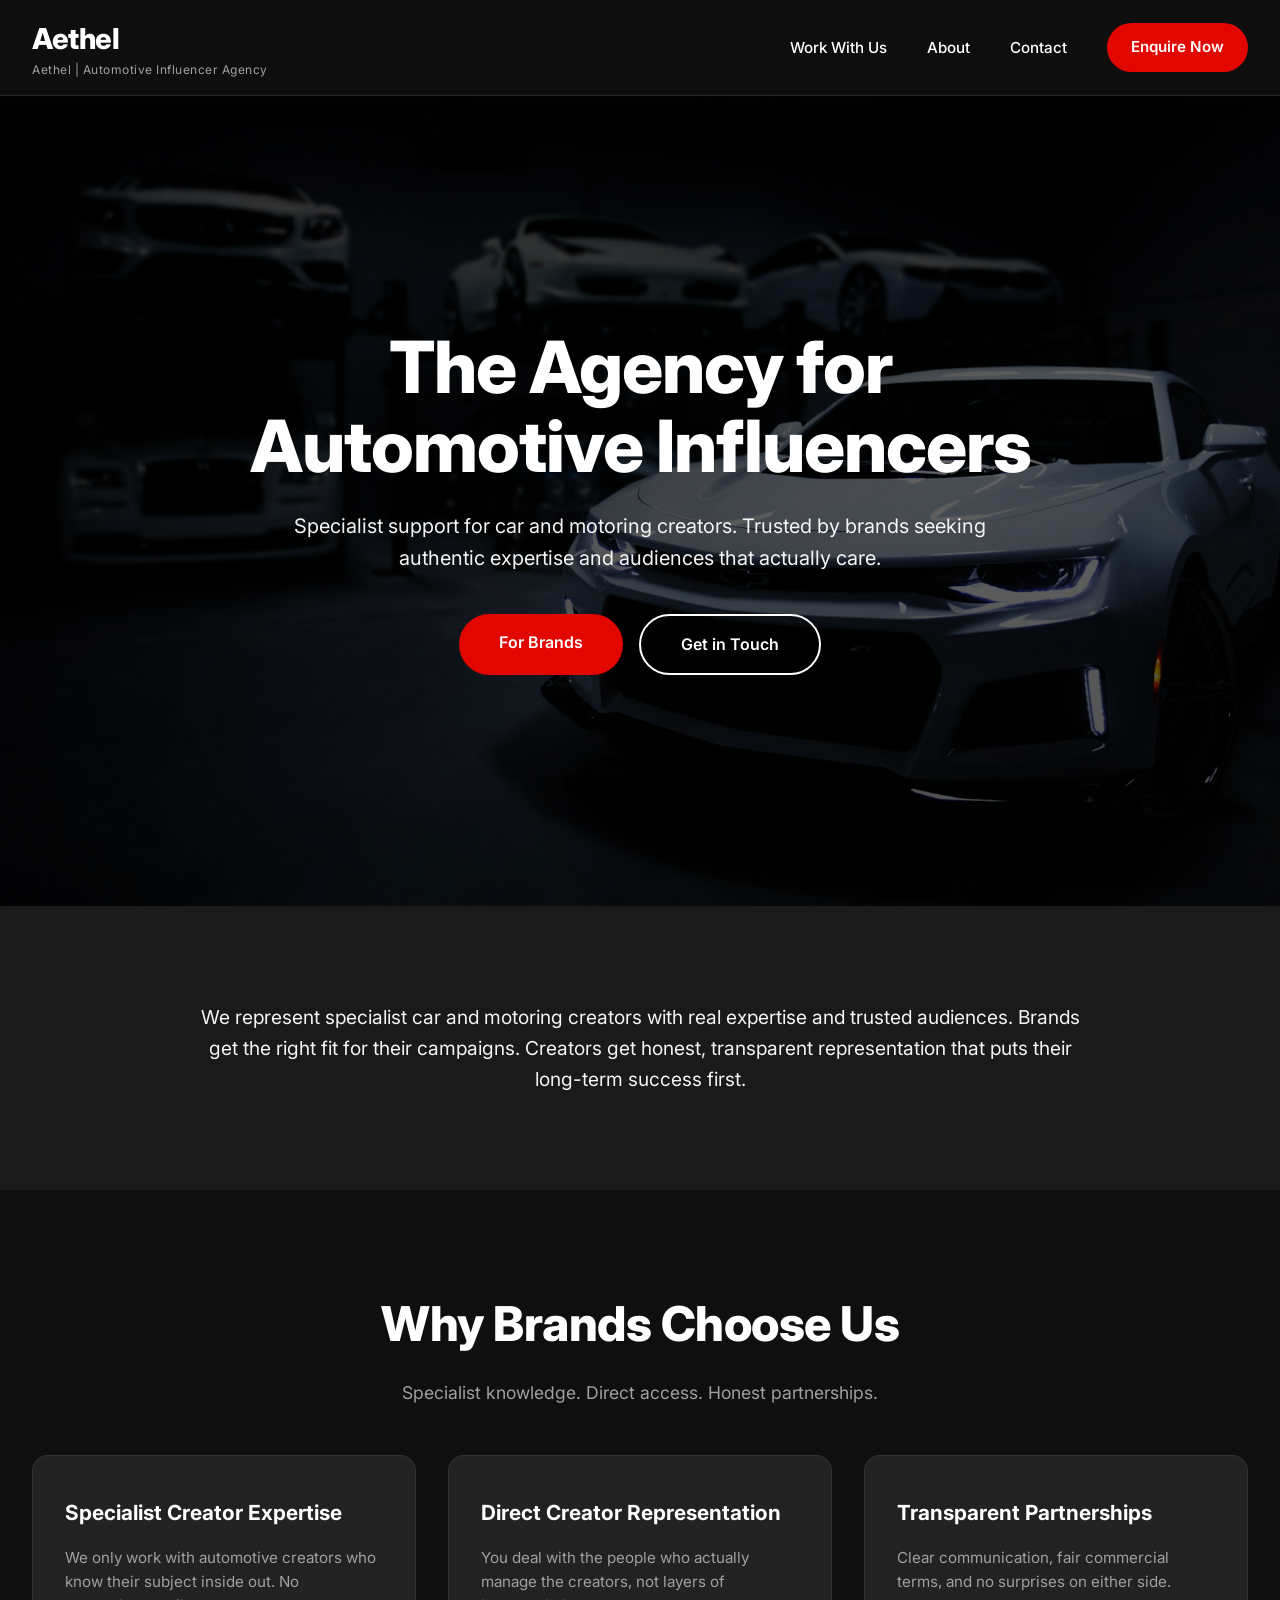
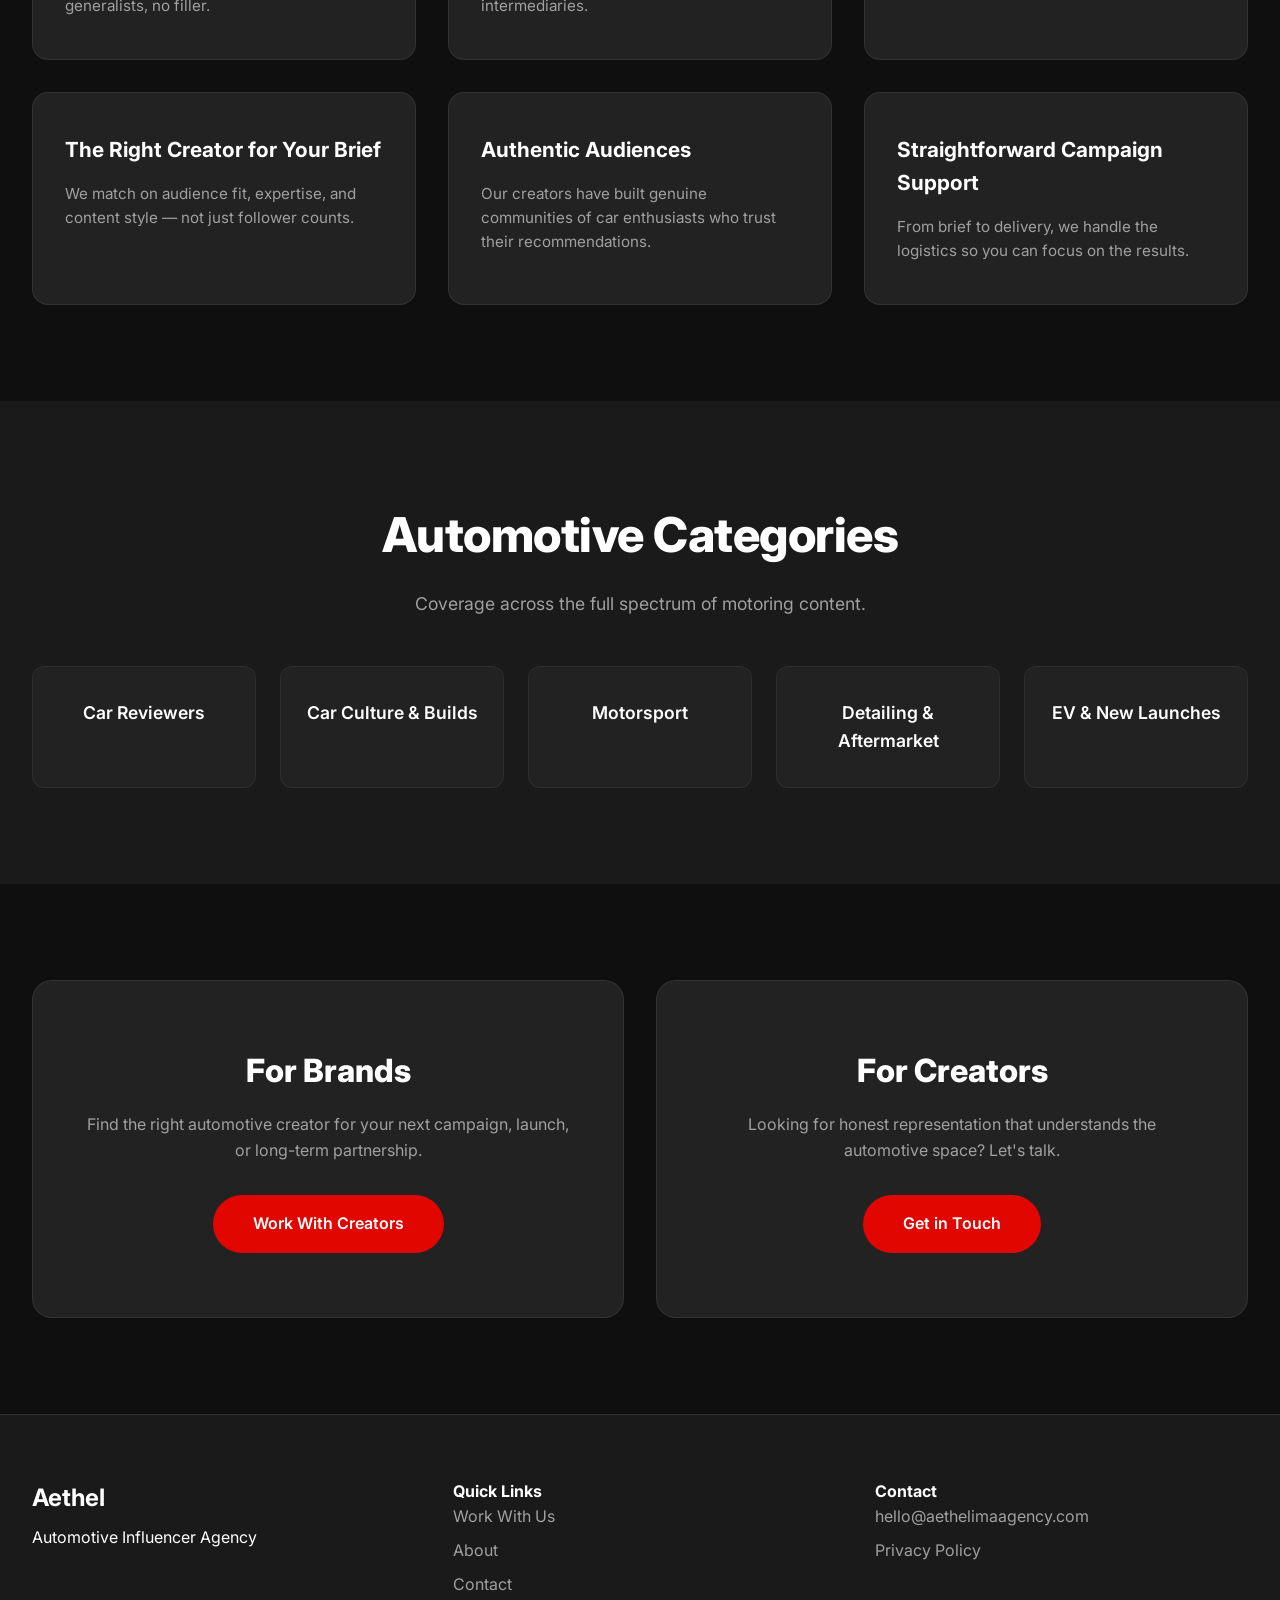
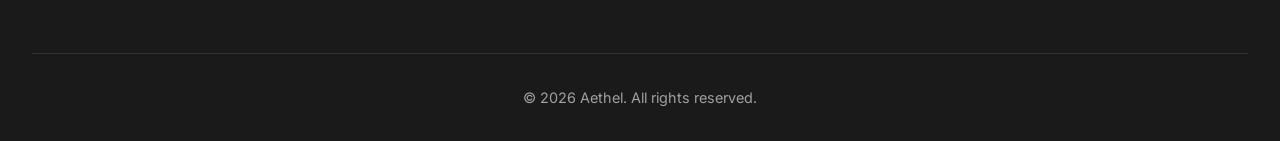
<file: index.html>
<!DOCTYPE html>
<html lang="en">
<head>
  <meta charset="UTF-8">
  <meta name="viewport" content="width=device-width, initial-scale=1.0">
  <title>Aethel | Automotive Influencer Agency</title>
  <meta name="description" content="Aethel is a specialist automotive influencer agency. We connect brands with authentic car and motoring creators who have real expertise and trusted audiences.">
  <link rel="stylesheet" href="css/style.css">
</head>
<body>
  <header>
    <div class="header-container">
      <a href="index.html" class="logo">
        <h1>Aethel</h1>
        <span>Aethel | Automotive Influencer Agency</span>
      </a>
      <nav>
        <ul>
          <li class="dropdown">
            <a href="work-with-us.html">Work With Us</a>
            <div class="dropdown-content">
              <a href="work-with-us.html#brands">For Brands</a>
            </div>
          </li>
          <li><a href="about.html">About</a></li>
          <li><a href="contact.html">Contact</a></li>
          <li><a href="#" class="enquire-btn open-enquire">Enquire Now</a></li>
        </ul>
      </nav>
      <button class="mobile-menu-btn">☰</button>
    </div>
  </header>

  <section class="hero">
    <div class="hero-content">
      <h2>The Agency for Automotive Influencers</h2>
      <p>Specialist support for car and motoring creators. Trusted by brands seeking authentic expertise and audiences that actually care.</p>
      <div class="hero-buttons">
        <a href="work-with-us.html#brands" class="btn-primary">For Brands</a>
        <a href="contact.html" class="btn-secondary">Get in Touch</a>
      </div>
    </div>
  </section>

  <section class="intro">
    <div class="container">
      <p>We represent specialist car and motoring creators with real expertise and trusted audiences. Brands get the right fit for their campaigns. Creators get honest, transparent representation that puts their long-term success first.</p>
    </div>
  </section>

  <section>
    <div class="container">
      <h2 class="section-title">Why Brands Choose Us</h2>
      <p class="section-subtitle">Specialist knowledge. Direct access. Honest partnerships.</p>
      <div class="why-grid">
        <div class="why-card">
          <h3>Specialist Creator Expertise</h3>
          <p>We only work with automotive creators who know their subject inside out. No generalists, no filler.</p>
        </div>
        <div class="why-card">
          <h3>Direct Creator Representation</h3>
          <p>You deal with the people who actually manage the creators, not layers of intermediaries.</p>
        </div>
        <div class="why-card">
          <h3>Transparent Partnerships</h3>
          <p>Clear communication, fair commercial terms, and no surprises on either side.</p>
        </div>
        <div class="why-card">
          <h3>The Right Creator for Your Brief</h3>
          <p>We match on audience fit, expertise, and content style — not just follower counts.</p>
        </div>
        <div class="why-card">
          <h3>Authentic Audiences</h3>
          <p>Our creators have built genuine communities of car enthusiasts who trust their recommendations.</p>
        </div>
        <div class="why-card">
          <h3>Straightforward Campaign Support</h3>
          <p>From brief to delivery, we handle the logistics so you can focus on the results.</p>
        </div>
      </div>
    </div>
  </section>

  <section class="categories">
    <div class="container">
      <h2 class="section-title">Automotive Categories</h2>
      <p class="section-subtitle">Coverage across the full spectrum of motoring content.</p>
      <div class="category-grid">
        <div class="category-item"><h4>Car Reviewers</h4></div>
        <div class="category-item"><h4>Car Culture & Builds</h4></div>
        <div class="category-item"><h4>Motorsport</h4></div>
        <div class="category-item"><h4>Detailing & Aftermarket</h4></div>
        <div class="category-item"><h4>EV & New Launches</h4></div>
      </div>
    </div>
  </section>

  <section>
    <div class="container">
      <div class="cta-banners">
        <div class="cta-banner">
          <h3>For Brands</h3>
          <p>Find the right automotive creator for your next campaign, launch, or long-term partnership.</p>
          <a href="work-with-us.html#brands" class="btn-primary">Work With Creators</a>
        </div>
        <div class="cta-banner">
          <h3>For Creators</h3>
          <p>Looking for honest representation that understands the automotive space? Let's talk.</p>
          <a href="contact.html" class="btn-primary">Get in Touch</a>
        </div>
      </div>
    </div>
  </section>

  <footer>
    <div class="container">
      <div class="footer-content">
        <div class="footer-logo">
          <h3>Aethel</h3>
          <p>Automotive Influencer Agency</p>
        </div>
        <div class="footer-links">
          <h4>Quick Links</h4>
          <a href="work-with-us.html">Work With Us</a>
          <a href="about.html">About</a>
          <a href="contact.html">Contact</a>
        </div>
        <div class="footer-links">
          <h4>Contact</h4>
          <a href="mailto:hello@aethelimaagency.com">hello@aethelimaagency.com</a>
          <a href="privacy.html">Privacy Policy</a>
        </div>
      </div>
      <div class="footer-bottom">
        <p>&copy; 2026 Aethel. All rights reserved.</p>
      </div>
    </div>
  </footer>

  <!-- Enquire Modal -->
  <div class="modal" id="enquireModal">
    <div class="modal-content">
      <span class="close-modal">&times;</span>
      <h2 style="margin-bottom: 1.5rem; text-align: center;">Enquire Now</h2>
      <div class="form-toggle">
        <button class="toggle-btn active" data-type="brand">I'm a Brand</button>
        <button class="toggle-btn" data-type="creator">I'm a Creator</button>
      </div>
      <form>
        <div class="form-group">
          <label>Name</label>
          <input type="text" name="name" required>
        </div>
        <div class="form-group">
          <label>Email</label>
          <input type="email" name="email" required>
        </div>
        <div class="form-group">
          <label class="company-label">Company</label>
          <input type="text" name="company" required>
        </div>
        <div class="form-group">
          <label>Message</label>
          <textarea name="message" rows="5" required></textarea>
        </div>
        <button type="submit" class="btn-primary" style="width: 100%;">Send Enquiry</button>
      </form>
    </div>
  </div>

  <script src="js/main.js"></script>
</body>
</html>
</file>
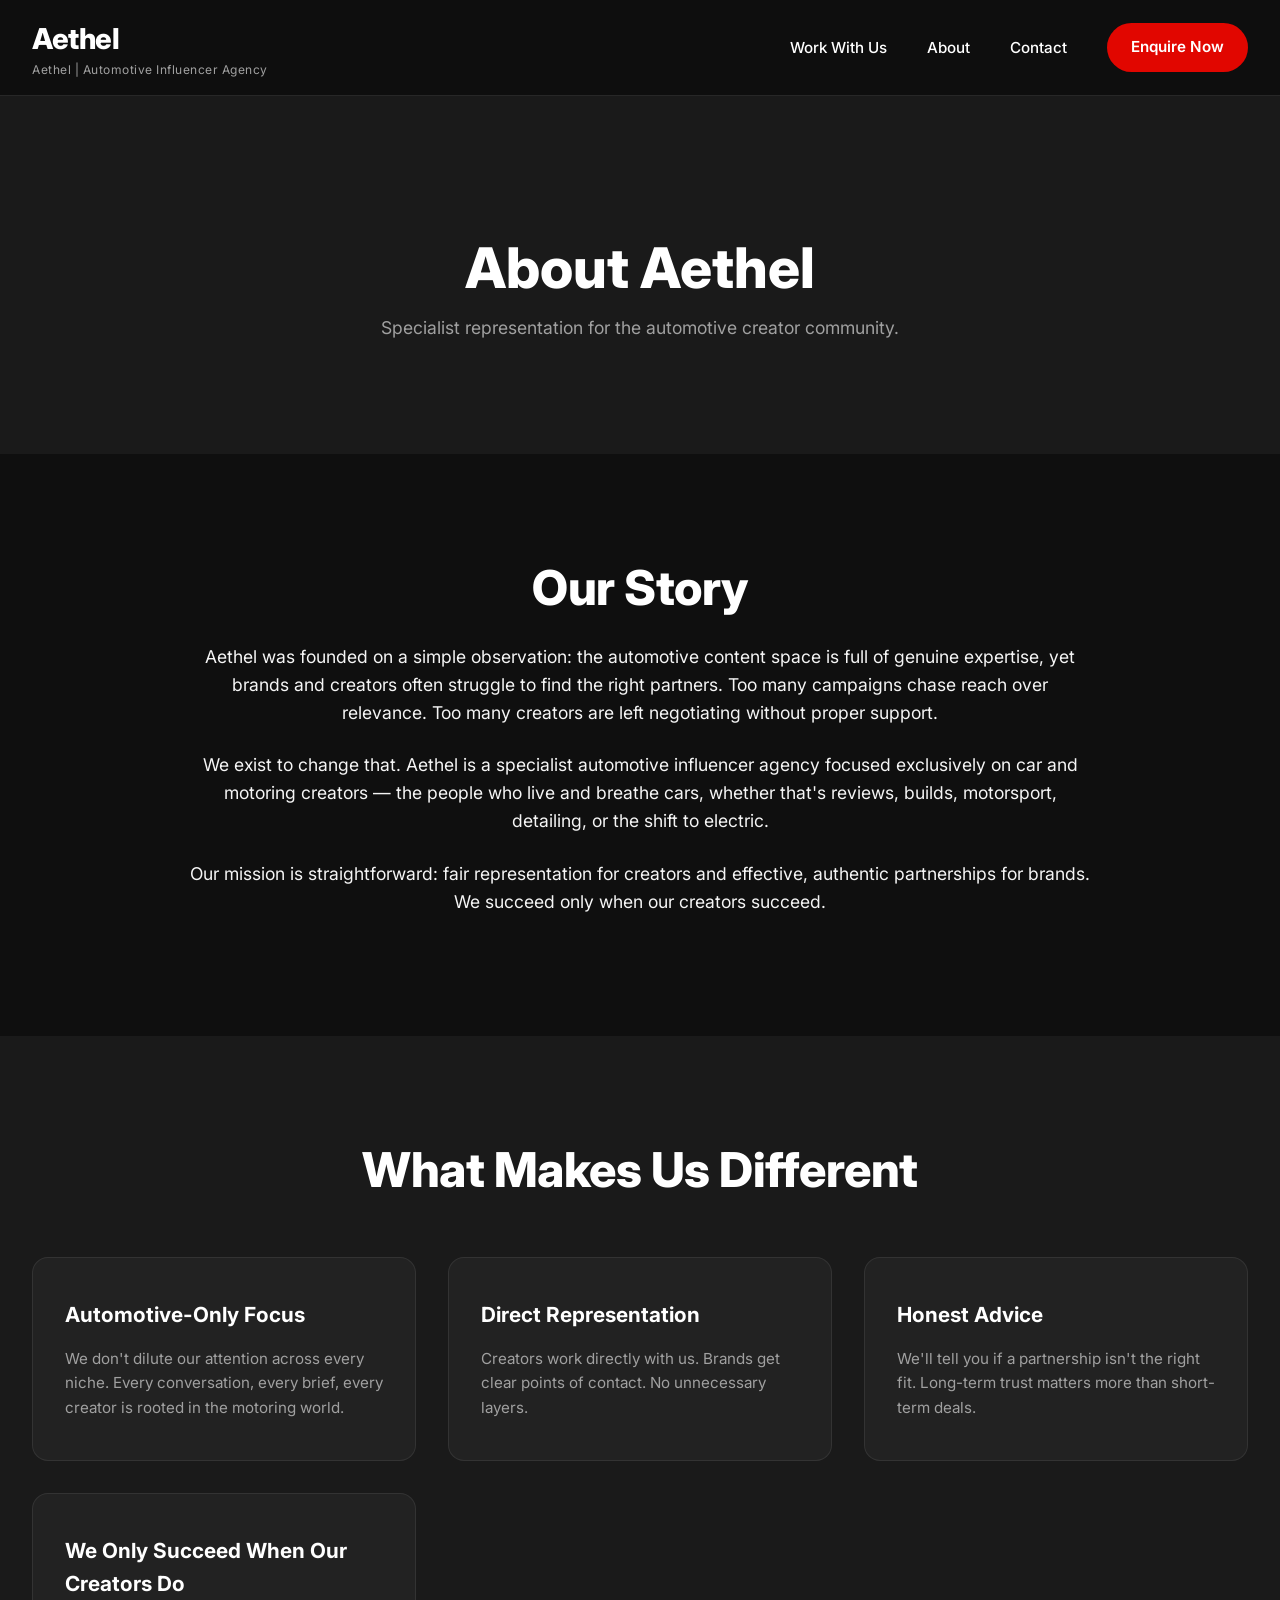
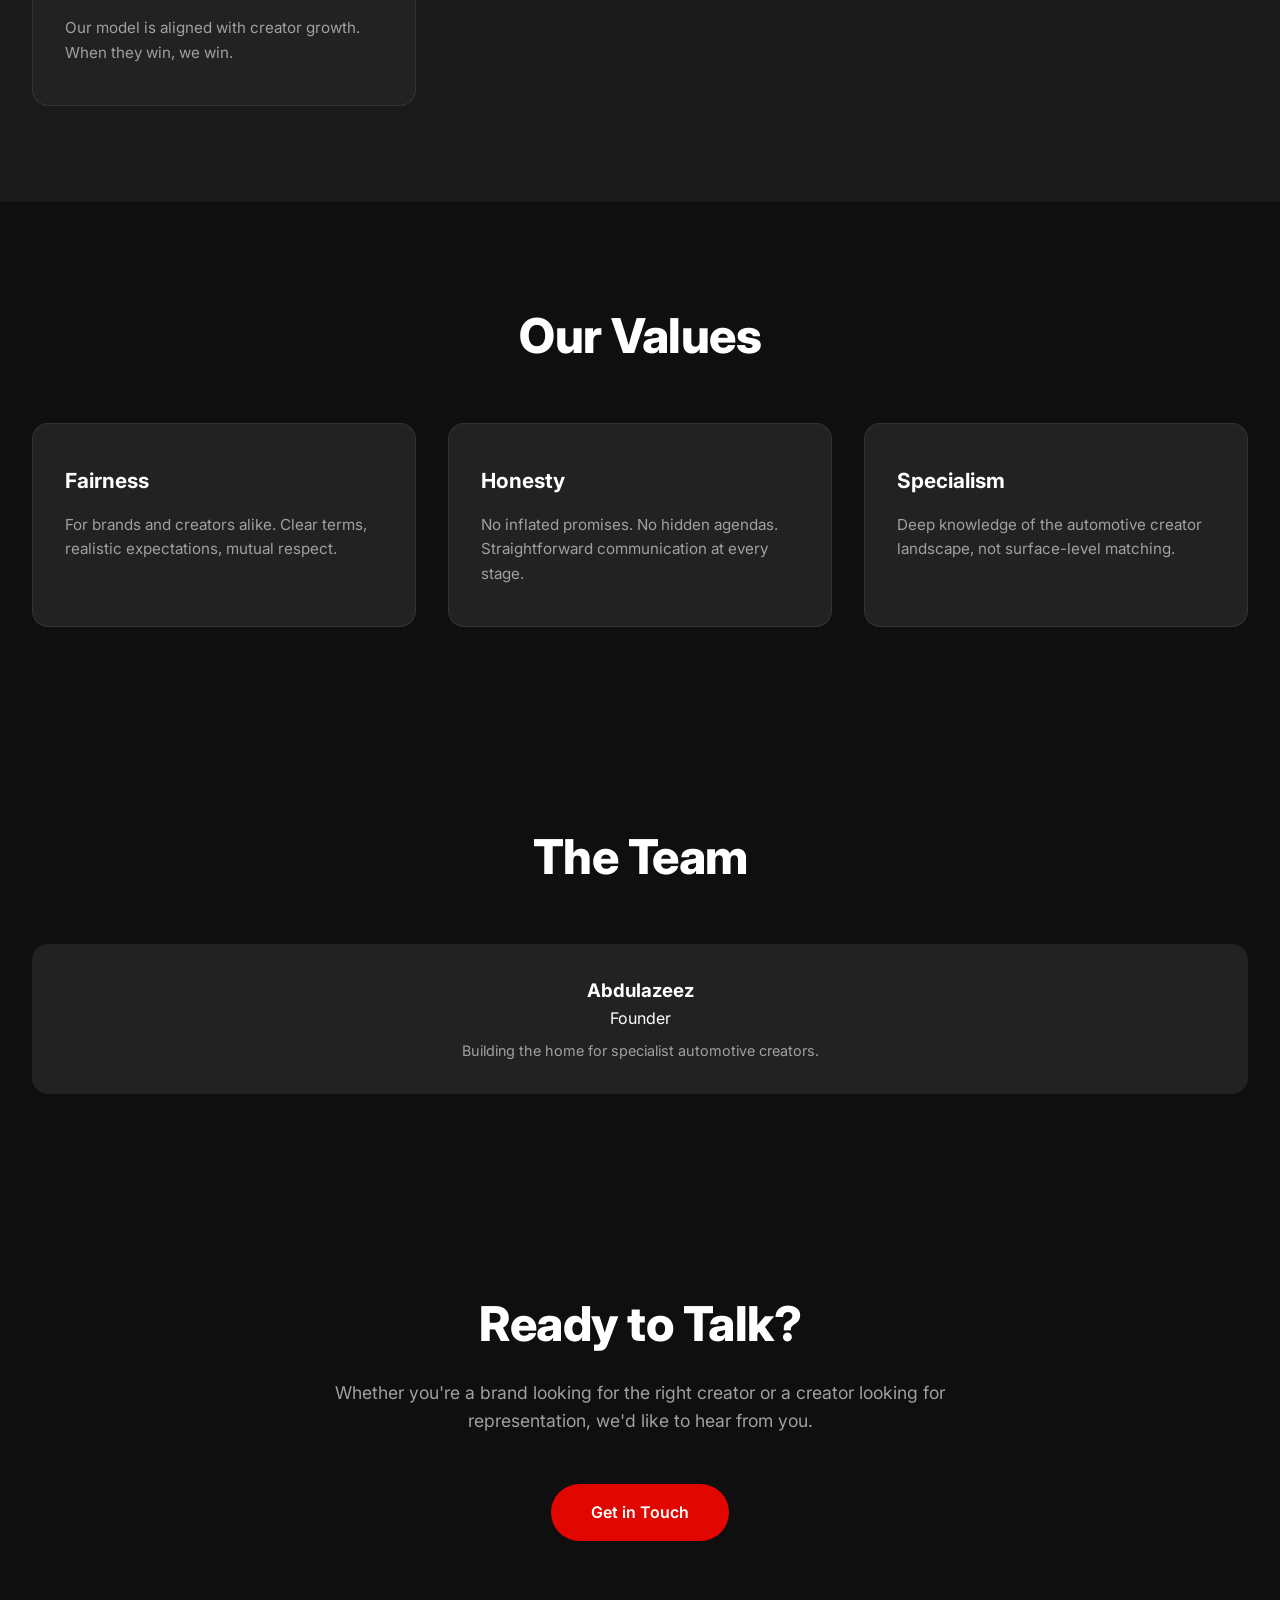
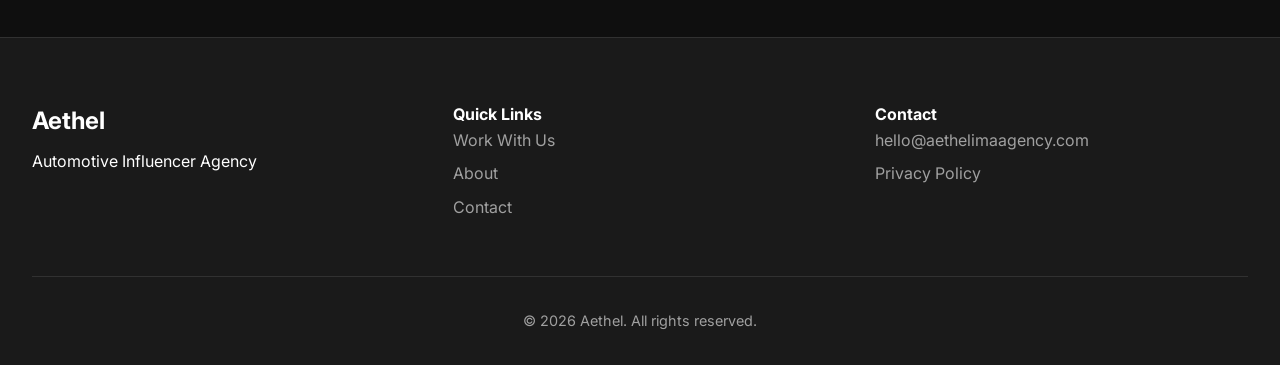
<file: about.html>
<!DOCTYPE html>
<html lang="en">
<head>
  <meta charset="UTF-8">
  <meta name="viewport" content="width=device-width, initial-scale=1.0">
  <title>About Aethel | Automotive Influencer Agency</title>
  <meta name="description" content="Learn about Aethel, the specialist automotive influencer agency. Our story, mission, values, and what makes us different.">
  <link rel="stylesheet" href="css/style.css">
</head>
<body>
  <header>
    <div class="header-container">
      <a href="index.html" class="logo">
        <h1>Aethel</h1>
        <span>Aethel | Automotive Influencer Agency</span>
      </a>
      <nav>
        <ul>
          <li class="dropdown">
            <a href="work-with-us.html">Work With Us</a>
            <div class="dropdown-content">
              <a href="work-with-us.html#brands">For Brands</a>
            </div>
          </li>
          <li><a href="about.html">About</a></li>
          <li><a href="contact.html">Contact</a></li>
          <li><a href="#" class="enquire-btn open-enquire">Enquire Now</a></li>
        </ul>
      </nav>
      <button class="mobile-menu-btn">☰</button>
    </div>
  </header>

  <section class="page-hero">
    <div class="container">
      <h1>About Aethel</h1>
      <p class="section-subtitle">Specialist representation for the automotive creator community.</p>
    </div>
  </section>

  <section>
    <div class="container">
      <div class="story">
        <h2 class="section-title">Our Story</h2>
        <p>Aethel was founded on a simple observation: the automotive content space is full of genuine expertise, yet brands and creators often struggle to find the right partners. Too many campaigns chase reach over relevance. Too many creators are left negotiating without proper support.</p>
        <p>We exist to change that. Aethel is a specialist automotive influencer agency focused exclusively on car and motoring creators — the people who live and breathe cars, whether that's reviews, builds, motorsport, detailing, or the shift to electric.</p>
        <p>Our mission is straightforward: fair representation for creators and effective, authentic partnerships for brands. We succeed only when our creators succeed.</p>
      </div>
    </div>
  </section>

  <section class="categories">
    <div class="container">
      <h2 class="section-title">What Makes Us Different</h2>
      <div class="why-grid">
        <div class="why-card">
          <h3>Automotive-Only Focus</h3>
          <p>We don't dilute our attention across every niche. Every conversation, every brief, every creator is rooted in the motoring world.</p>
        </div>
        <div class="why-card">
          <h3>Direct Representation</h3>
          <p>Creators work directly with us. Brands get clear points of contact. No unnecessary layers.</p>
        </div>
        <div class="why-card">
          <h3>Honest Advice</h3>
          <p>We'll tell you if a partnership isn't the right fit. Long-term trust matters more than short-term deals.</p>
        </div>
        <div class="why-card">
          <h3>We Only Succeed When Our Creators Do</h3>
          <p>Our model is aligned with creator growth. When they win, we win.</p>
        </div>
      </div>
    </div>
  </section>

  <section>
    <div class="container">
      <h2 class="section-title">Our Values</h2>
      <div class="why-grid">
        <div class="why-card">
          <h3>Fairness</h3>
          <p>For brands and creators alike. Clear terms, realistic expectations, mutual respect.</p>
        </div>
        <div class="why-card">
          <h3>Honesty</h3>
          <p>No inflated promises. No hidden agendas. Straightforward communication at every stage.</p>
        </div>
        <div class="why-card">
          <h3>Specialism</h3>
          <p>Deep knowledge of the automotive creator landscape, not surface-level matching.</p>
        </div>
      </div>
    </div>
  </section>

  <section>
    <div class="container">
      <h2 class="section-title">The Team</h2>
      <div class="team-grid">
        <div class="team-card">
          <h3>Abdulazeez</h3>
          <p>Founder</p>
          <p style="color: var(--gray); margin-top: 0.5rem; font-size: 0.9rem;">Building the home for specialist automotive creators.</p>
        </div>
      </div>
    </div>
  </section>

  <section>
    <div class="container" style="text-align: center;">
      <h2 class="section-title">Ready to Talk?</h2>
      <p class="section-subtitle">Whether you're a brand looking for the right creator or a creator looking for representation, we'd like to hear from you.</p>
      <a href="#" class="btn-primary open-enquire">Get in Touch</a>
    </div>
  </section>

  <footer>
    <div class="container">
      <div class="footer-content">
        <div class="footer-logo">
          <h3>Aethel</h3>
          <p>Automotive Influencer Agency</p>
        </div>
        <div class="footer-links">
          <h4>Quick Links</h4>
          <a href="work-with-us.html">Work With Us</a>
          <a href="about.html">About</a>
          <a href="contact.html">Contact</a>
        </div>
        <div class="footer-links">
          <h4>Contact</h4>
          <a href="mailto:hello@aethelimaagency.com">hello@aethelimaagency.com</a>
          <a href="privacy.html">Privacy Policy</a>
        </div>
      </div>
      <div class="footer-bottom">
        <p>&copy; 2026 Aethel. All rights reserved.</p>
      </div>
    </div>
  </footer>

  <div class="modal" id="enquireModal">
    <div class="modal-content">
      <span class="close-modal">&times;</span>
      <h2 style="margin-bottom: 1.5rem; text-align: center;">Enquire Now</h2>
      <div class="form-toggle">
        <button class="toggle-btn active" data-type="brand">I'm a Brand</button>
        <button class="toggle-btn" data-type="creator">I'm a Creator</button>
      </div>
      <form>
        <div class="form-group">
          <label>Name</label>
          <input type="text" name="name" required>
        </div>
        <div class="form-group">
          <label>Email</label>
          <input type="email" name="email" required>
        </div>
        <div class="form-group">
          <label class="company-label">Company</label>
          <input type="text" name="company" required>
        </div>
        <div class="form-group">
          <label>Message</label>
          <textarea name="message" rows="5" required></textarea>
        </div>
        <button type="submit" class="btn-primary" style="width: 100%;">Send Enquiry</button>
      </form>
    </div>
  </div>

  <script src="js/main.js"></script>
</body>
</html>
</file>
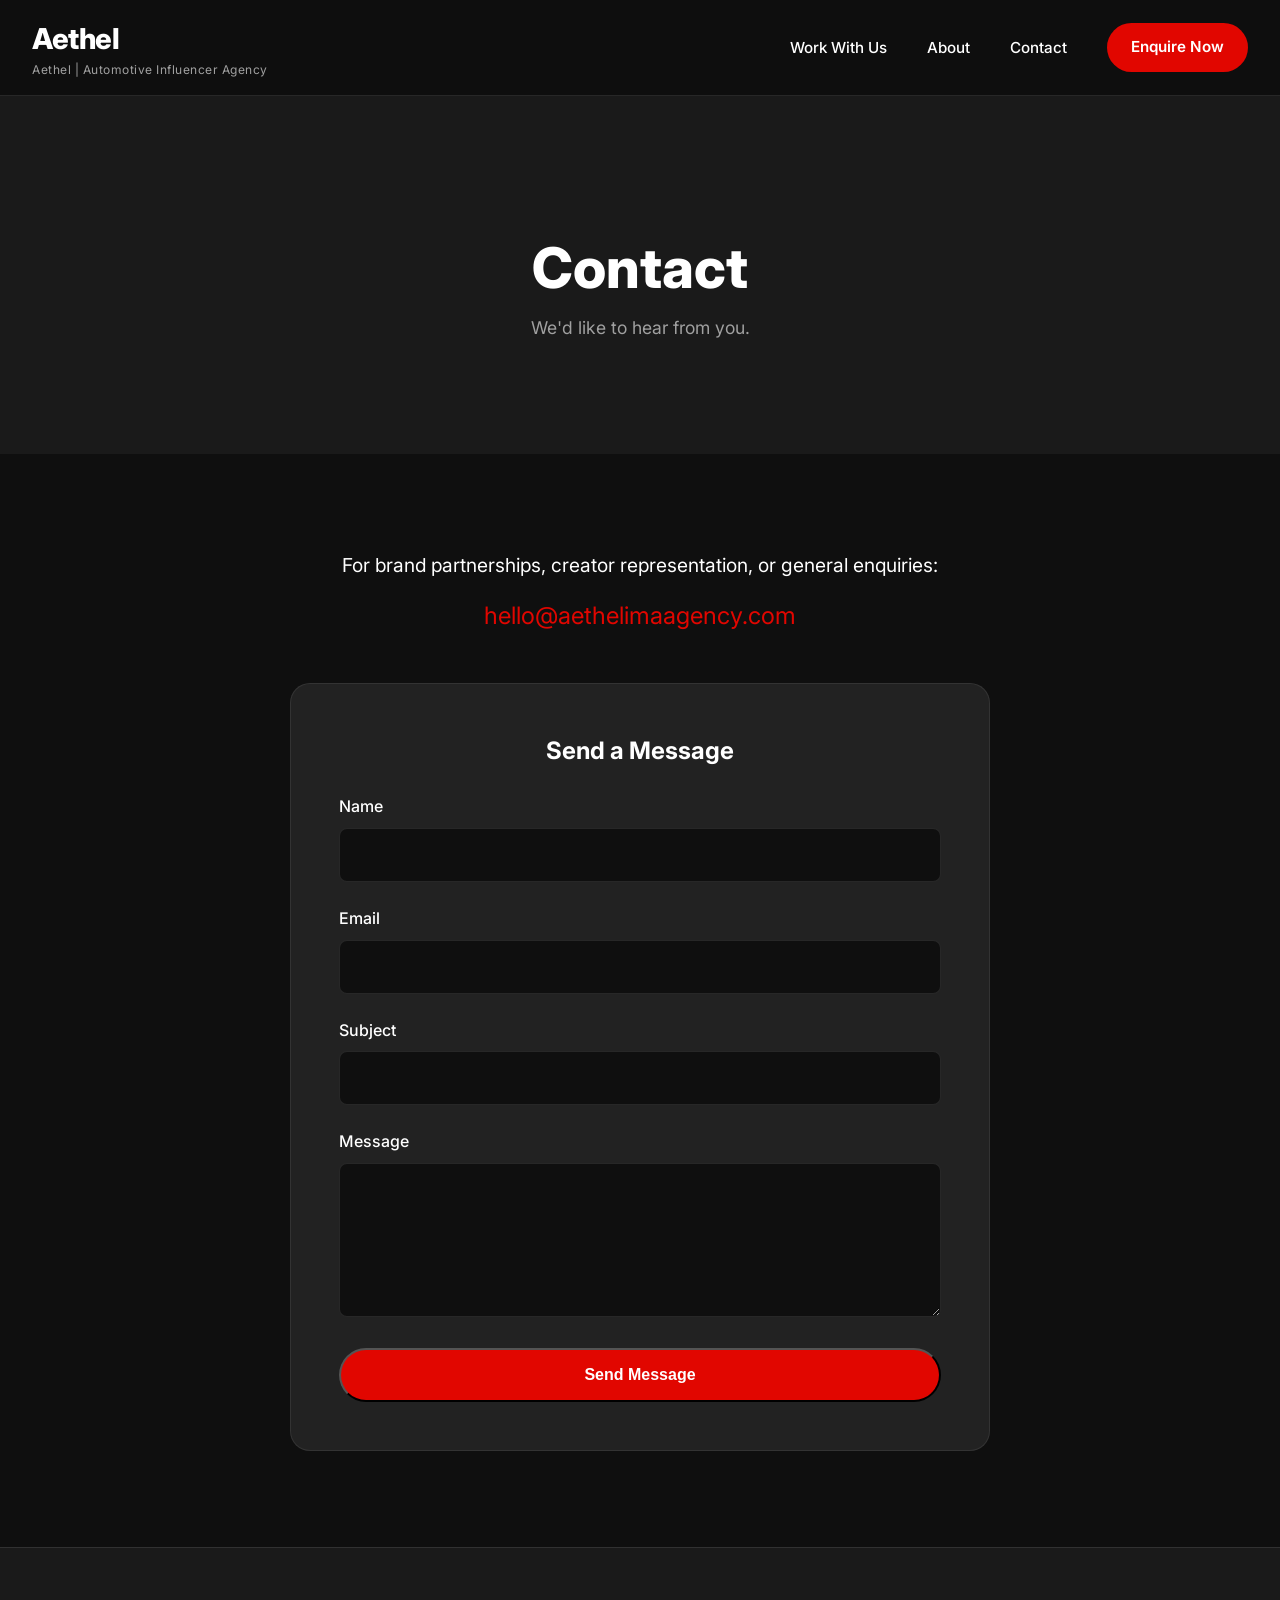
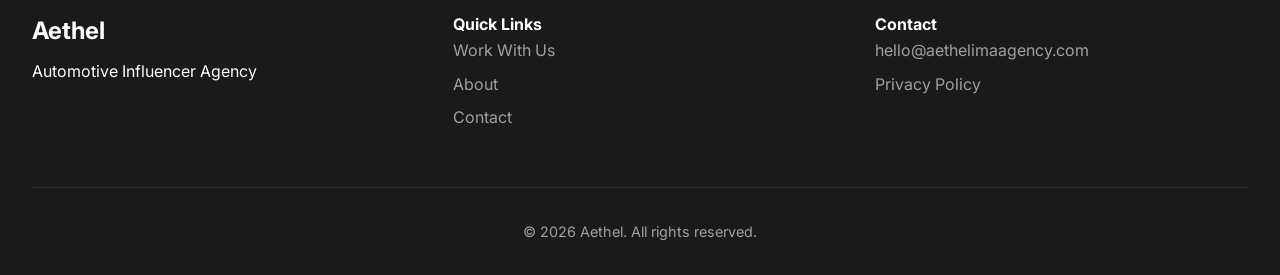
<file: contact.html>
<!DOCTYPE html>
<html lang="en">
<head>
  <meta charset="UTF-8">
  <meta name="viewport" content="width=device-width, initial-scale=1.0">
  <title>Contact Aethel | Automotive Influencer Agency</title>
  <meta name="description" content="Get in touch with Aethel. Email hello@aethelimaagency.com or use the contact form for brand and creator enquiries.">
  <link rel="stylesheet" href="css/style.css">
</head>
<body>
  <header>
    <div class="header-container">
      <a href="index.html" class="logo">
        <h1>Aethel</h1>
        <span>Aethel | Automotive Influencer Agency</span>
      </a>
      <nav>
        <ul>
          <li class="dropdown">
            <a href="work-with-us.html">Work With Us</a>
            <div class="dropdown-content">
              <a href="work-with-us.html#brands">For Brands</a>
            </div>
          </li>
          <li><a href="about.html">About</a></li>
          <li><a href="contact.html">Contact</a></li>
          <li><a href="#" class="enquire-btn open-enquire">Enquire Now</a></li>
        </ul>
      </nav>
      <button class="mobile-menu-btn">☰</button>
    </div>
  </header>

  <section class="page-hero">
    <div class="container">
      <h1>Contact</h1>
      <p class="section-subtitle">We'd like to hear from you.</p>
    </div>
  </section>

  <section>
    <div class="container">
      <div style="text-align: center; margin-bottom: 3rem;">
        <p style="font-size: 1.2rem;">For brand partnerships, creator representation, or general enquiries:</p>
        <p style="font-size: 1.5rem; margin: 1rem 0;"><a href="mailto:hello@aethelimaagency.com" style="color: var(--accent); text-decoration: none;">hello@aethelimaagency.com</a></p>
      </div>

      <div class="form-container">
        <h2 style="text-align: center; margin-bottom: 1.5rem;">Send a Message</h2>
        <form>
          <div class="form-group">
            <label>Name</label>
            <input type="text" name="name" required>
          </div>
          <div class="form-group">
            <label>Email</label>
            <input type="email" name="email" required>
          </div>
          <div class="form-group">
            <label>Subject</label>
            <input type="text" name="subject" required>
          </div>
          <div class="form-group">
            <label>Message</label>
            <textarea name="message" rows="6" required></textarea>
          </div>
          <button type="submit" class="btn-primary" style="width: 100%;">Send Message</button>
        </form>
      </div>
    </div>
  </section>

  <footer>
    <div class="container">
      <div class="footer-content">
        <div class="footer-logo">
          <h3>Aethel</h3>
          <p>Automotive Influencer Agency</p>
        </div>
        <div class="footer-links">
          <h4>Quick Links</h4>
          <a href="work-with-us.html">Work With Us</a>
          <a href="about.html">About</a>
          <a href="contact.html">Contact</a>
        </div>
        <div class="footer-links">
          <h4>Contact</h4>
          <a href="mailto:hello@aethelimaagency.com">hello@aethelimaagency.com</a>
          <a href="privacy.html">Privacy Policy</a>
        </div>
      </div>
      <div class="footer-bottom">
        <p>&copy; 2026 Aethel. All rights reserved.</p>
      </div>
    </div>
  </footer>

  <div class="modal" id="enquireModal">
    <div class="modal-content">
      <span class="close-modal">&times;</span>
      <h2 style="margin-bottom: 1.5rem; text-align: center;">Enquire Now</h2>
      <div class="form-toggle">
        <button class="toggle-btn active" data-type="brand">I'm a Brand</button>
        <button class="toggle-btn" data-type="creator">I'm a Creator</button>
      </div>
      <form>
        <div class="form-group">
          <label>Name</label>
          <input type="text" name="name" required>
        </div>
        <div class="form-group">
          <label>Email</label>
          <input type="email" name="email" required>
        </div>
        <div class="form-group">
          <label class="company-label">Company</label>
          <input type="text" name="company" required>
        </div>
        <div class="form-group">
          <label>Message</label>
          <textarea name="message" rows="5" required></textarea>
        </div>
        <button type="submit" class="btn-primary" style="width: 100%;">Send Enquiry</button>
      </form>
    </div>
  </div>

  <script src="js/main.js"></script>
</body>
</html>
</file>
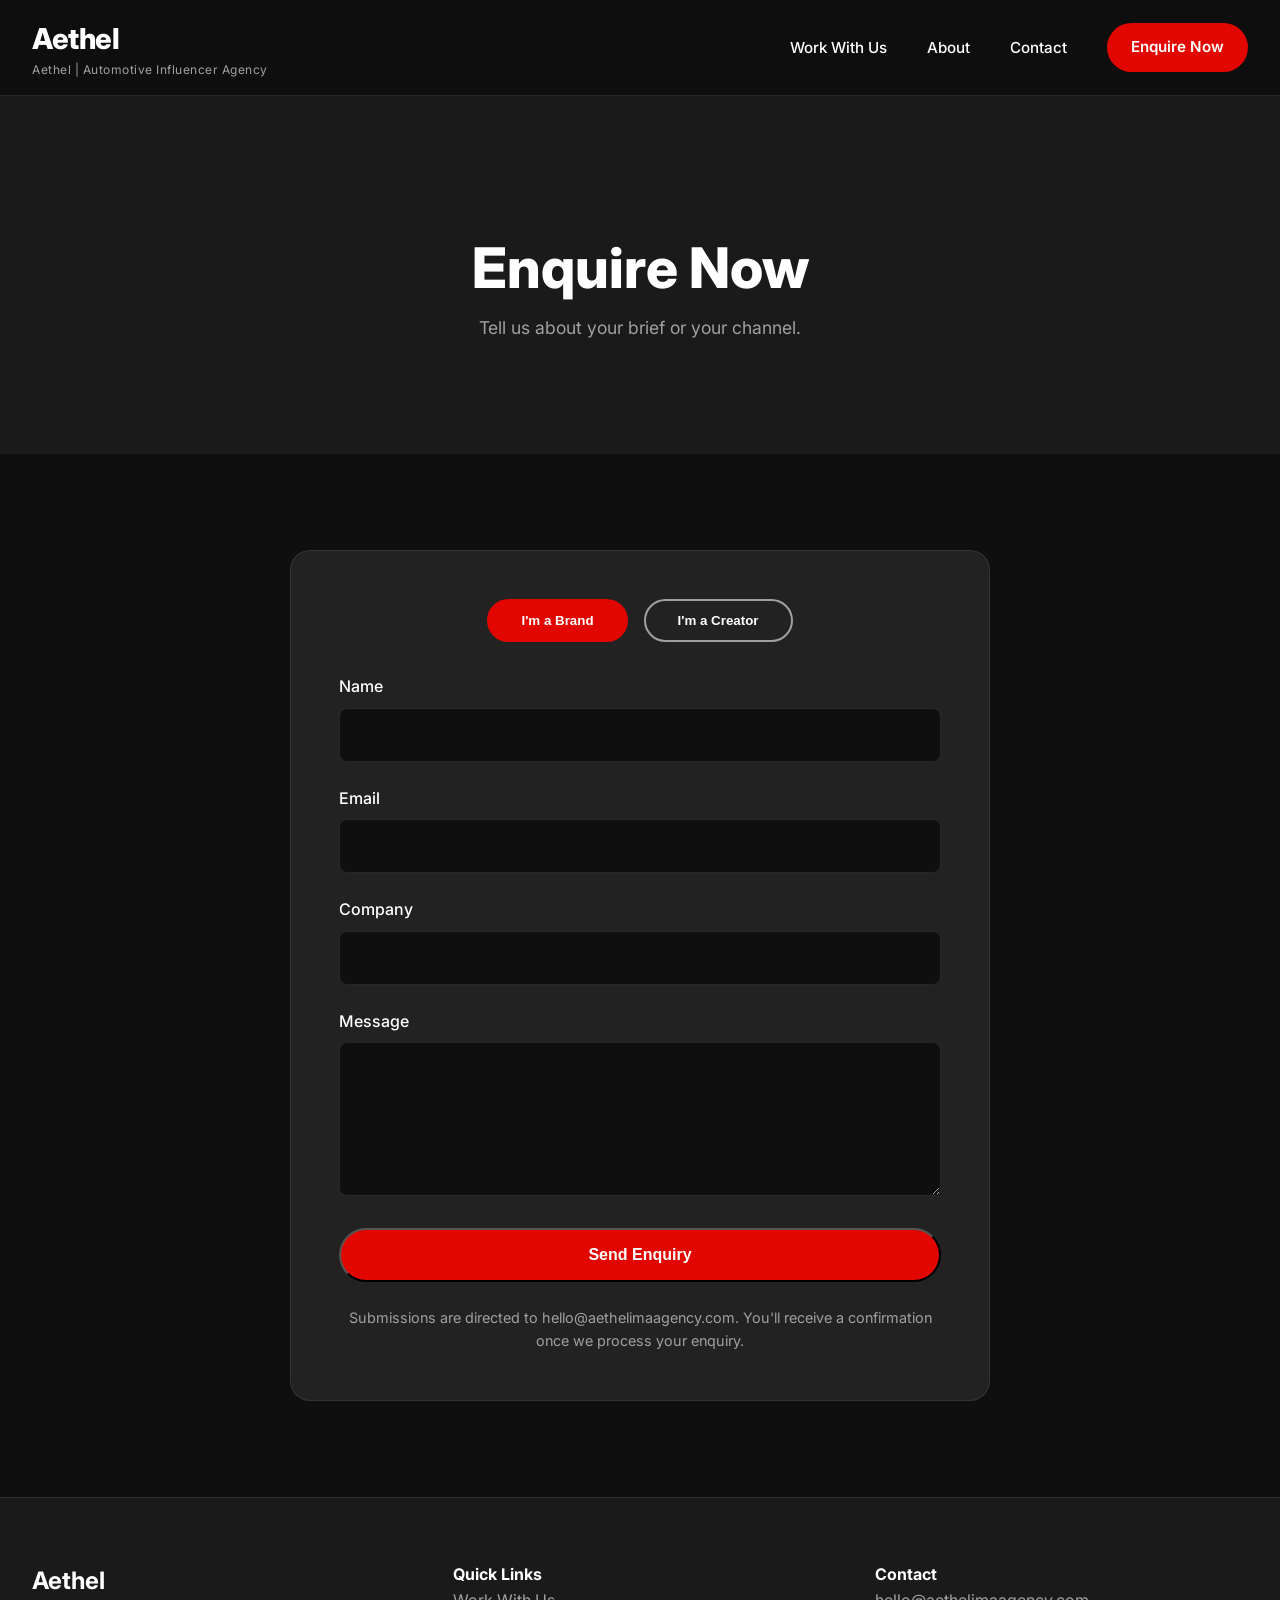
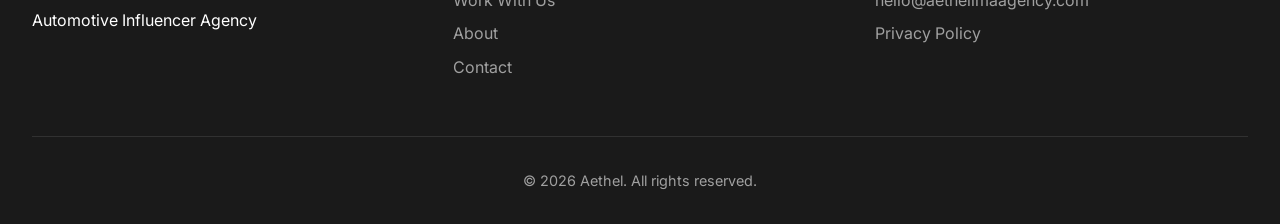
<file: enquire.html>
<!DOCTYPE html>
<html lang="en">
<head>
  <meta charset="UTF-8">
  <meta name="viewport" content="width=device-width, initial-scale=1.0">
  <title>Enquire Now | Aethel</title>
  <meta name="description" content="Enquire with Aethel for brand partnerships or creator representation.">
  <link rel="stylesheet" href="css/style.css">
</head>
<body>
  <header>
    <div class="header-container">
      <a href="index.html" class="logo">
        <h1>Aethel</h1>
        <span>Aethel | Automotive Influencer Agency</span>
      </a>
      <nav>
        <ul>
          <li class="dropdown">
            <a href="work-with-us.html">Work With Us</a>
            <div class="dropdown-content">
              <a href="work-with-us.html#brands">For Brands</a>
            </div>
          </li>
          <li><a href="about.html">About</a></li>
          <li><a href="contact.html">Contact</a></li>
          <li><a href="#" class="enquire-btn open-enquire">Enquire Now</a></li>
        </ul>
      </nav>
      <button class="mobile-menu-btn">☰</button>
    </div>
  </header>

  <section class="page-hero">
    <div class="container">
      <h1>Enquire Now</h1>
      <p class="section-subtitle">Tell us about your brief or your channel.</p>
    </div>
  </section>

  <section>
    <div class="container">
      <div class="form-container">
        <div class="form-toggle">
          <button class="toggle-btn active" data-type="brand">I'm a Brand</button>
          <button class="toggle-btn" data-type="creator">I'm a Creator</button>
        </div>
        <form>
          <div class="form-group">
            <label>Name</label>
            <input type="text" name="name" required>
          </div>
          <div class="form-group">
            <label>Email</label>
            <input type="email" name="email" required>
          </div>
          <div class="form-group">
            <label class="company-label">Company</label>
            <input type="text" name="company" required>
          </div>
          <div class="form-group">
            <label>Message</label>
            <textarea name="message" rows="6" required></textarea>
          </div>
          <button type="submit" class="btn-primary" style="width: 100%;">Send Enquiry</button>
        </form>
        <p style="text-align: center; margin-top: 1.5rem; color: var(--gray); font-size: 0.9rem;">Submissions are directed to hello@aethelimaagency.com. You'll receive a confirmation once we process your enquiry.</p>
      </div>
    </div>
  </section>

  <footer>
    <div class="container">
      <div class="footer-content">
        <div class="footer-logo">
          <h3>Aethel</h3>
          <p>Automotive Influencer Agency</p>
        </div>
        <div class="footer-links">
          <h4>Quick Links</h4>
          <a href="work-with-us.html">Work With Us</a>
          <a href="about.html">About</a>
          <a href="contact.html">Contact</a>
        </div>
        <div class="footer-links">
          <h4>Contact</h4>
          <a href="mailto:hello@aethelimaagency.com">hello@aethelimaagency.com</a>
          <a href="privacy.html">Privacy Policy</a>
        </div>
      </div>
      <div class="footer-bottom">
        <p>&copy; 2026 Aethel. All rights reserved.</p>
      </div>
    </div>
  </footer>

  <div class="modal" id="enquireModal">
    <div class="modal-content">
      <span class="close-modal">&times;</span>
      <h2 style="margin-bottom: 1.5rem; text-align: center;">Enquire Now</h2>
      <div class="form-toggle">
        <button class="toggle-btn active" data-type="brand">I'm a Brand</button>
        <button class="toggle-btn" data-type="creator">I'm a Creator</button>
      </div>
      <form>
        <div class="form-group">
          <label>Name</label>
          <input type="text" name="name" required>
        </div>
        <div class="form-group">
          <label>Email</label>
          <input type="email" name="email" required>
        </div>
        <div class="form-group">
          <label class="company-label">Company</label>
          <input type="text" name="company" required>
        </div>
        <div class="form-group">
          <label>Message</label>
          <textarea name="message" rows="5" required></textarea>
        </div>
        <button type="submit" class="btn-primary" style="width: 100%;">Send Enquiry</button>
      </form>
    </div>
  </div>

  <script src="js/main.js"></script>
</body>
</html>
</file>
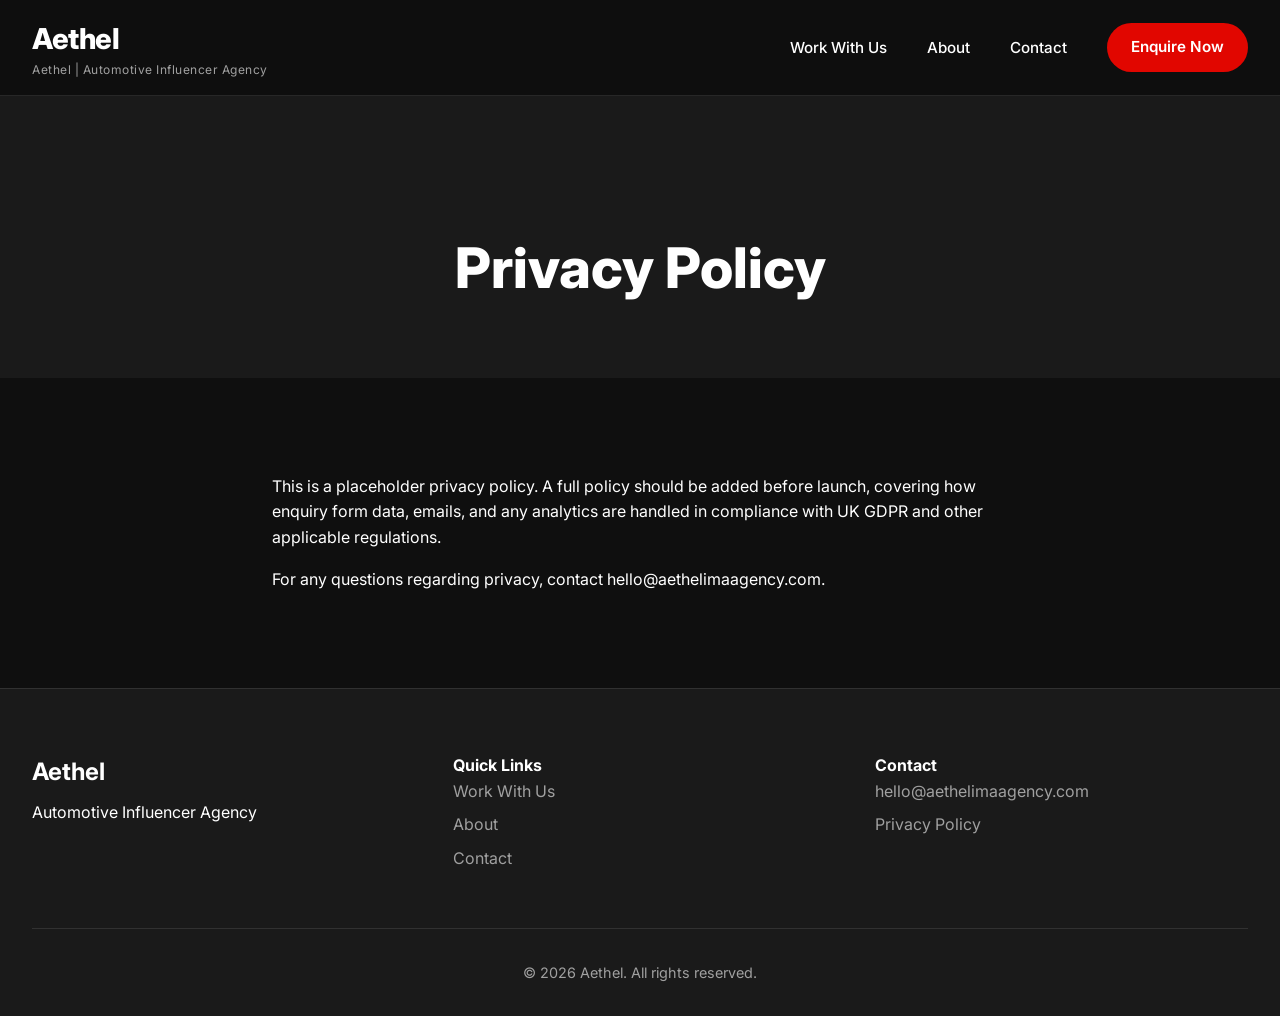
<file: privacy.html>
<!DOCTYPE html>
<html lang="en">
<head>
  <meta charset="UTF-8">
  <meta name="viewport" content="width=device-width, initial-scale=1.0">
  <title>Privacy Policy | Aethel</title>
  <meta name="description" content="Privacy policy for Aethel Automotive Influencer Agency.">
  <link rel="stylesheet" href="css/style.css">
</head>
<body>
  <header>
    <div class="header-container">
      <a href="index.html" class="logo">
        <h1>Aethel</h1>
        <span>Aethel | Automotive Influencer Agency</span>
      </a>
      <nav>
        <ul>
          <li class="dropdown">
            <a href="work-with-us.html">Work With Us</a>
            <div class="dropdown-content">
              <a href="work-with-us.html#brands">For Brands</a>
            </div>
          </li>
          <li><a href="about.html">About</a></li>
          <li><a href="contact.html">Contact</a></li>
          <li><a href="#" class="enquire-btn open-enquire">Enquire Now</a></li>
        </ul>
      </nav>
      <button class="mobile-menu-btn">☰</button>
    </div>
  </header>

  <section class="page-hero">
    <div class="container">
      <h1>Privacy Policy</h1>
    </div>
  </section>

  <section>
    <div class="container" style="max-width: 800px;">
      <p>This is a placeholder privacy policy. A full policy should be added before launch, covering how enquiry form data, emails, and any analytics are handled in compliance with UK GDPR and other applicable regulations.</p>
      <p style="margin-top: 1rem;">For any questions regarding privacy, contact hello@aethelimaagency.com.</p>
    </div>
  </section>

  <footer>
    <div class="container">
      <div class="footer-content">
        <div class="footer-logo">
          <h3>Aethel</h3>
          <p>Automotive Influencer Agency</p>
        </div>
        <div class="footer-links">
          <h4>Quick Links</h4>
          <a href="work-with-us.html">Work With Us</a>
          <a href="about.html">About</a>
          <a href="contact.html">Contact</a>
        </div>
        <div class="footer-links">
          <h4>Contact</h4>
          <a href="mailto:hello@aethelimaagency.com">hello@aethelimaagency.com</a>
          <a href="privacy.html">Privacy Policy</a>
        </div>
      </div>
      <div class="footer-bottom">
        <p>&copy; 2026 Aethel. All rights reserved.</p>
      </div>
    </div>
  </footer>

  <script src="js/main.js"></script>
</body>
</html>
</file>
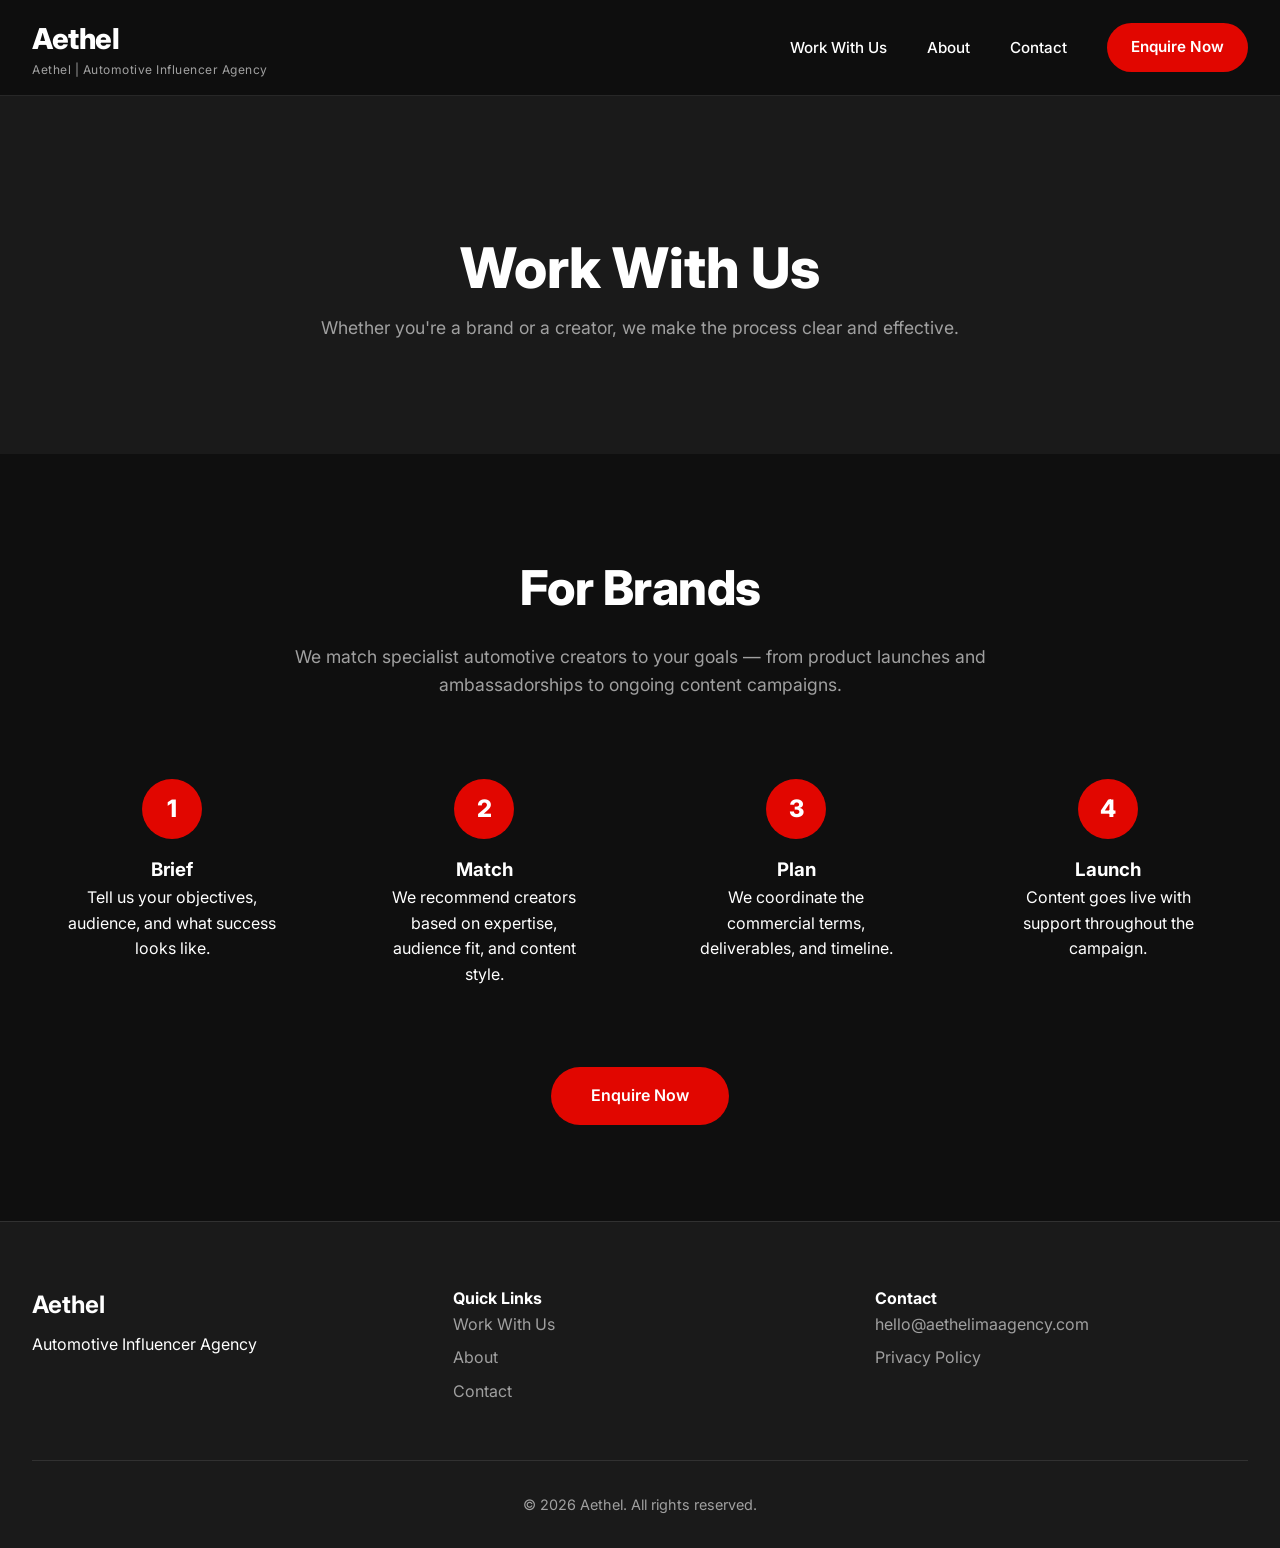
<file: work-with-us.html>
<!DOCTYPE html>
<html lang="en">
<head>
  <meta charset="UTF-8">
  <meta name="viewport" content="width=device-width, initial-scale=1.0">
  <title>Work With Us | Aethel Automotive Influencer Agency</title>
  <meta name="description" content="Partner with Aethel for brands seeking authentic automotive creators for campaigns, launches, and long-term partnerships.">
  <link rel="stylesheet" href="css/style.css">
</head>
<body>
  <header>
    <div class="header-container">
      <a href="index.html" class="logo">
        <h1>Aethel</h1>
        <span>Aethel | Automotive Influencer Agency</span>
      </a>
      <nav>
        <ul>
          <li class="dropdown">
            <a href="work-with-us.html">Work With Us</a>
            <div class="dropdown-content">
              <a href="work-with-us.html#brands">For Brands</a>
            </div>
          </li>
          <li><a href="about.html">About</a></li>
          <li><a href="contact.html">Contact</a></li>
          <li><a href="#" class="enquire-btn open-enquire">Enquire Now</a></li>
        </ul>
      </nav>
      <button class="mobile-menu-btn">☰</button>
    </div>
  </header>

  <section class="page-hero">
    <div class="container">
      <h1>Work With Us</h1>
      <p class="section-subtitle">Whether you're a brand or a creator, we make the process clear and effective.</p>
    </div>
  </section>

  <section id="brands">
    <div class="container">
      <h2 class="section-title">For Brands</h2>
      <p class="section-subtitle">We match specialist automotive creators to your goals — from product launches and ambassadorships to ongoing content campaigns.</p>
      
      <div class="process-steps">
        <div class="step">
          <div class="step-number">1</div>
          <h3>Brief</h3>
          <p>Tell us your objectives, audience, and what success looks like.</p>
        </div>
        <div class="step">
          <div class="step-number">2</div>
          <h3>Match</h3>
          <p>We recommend creators based on expertise, audience fit, and content style.</p>
        </div>
        <div class="step">
          <div class="step-number">3</div>
          <h3>Plan</h3>
          <p>We coordinate the commercial terms, deliverables, and timeline.</p>
        </div>
        <div class="step">
          <div class="step-number">4</div>
          <h3>Launch</h3>
          <p>Content goes live with support throughout the campaign.</p>
        </div>
      </div>
      
      <div style="text-align: center; margin-top: 3rem;">
        <a href="#" class="btn-primary open-enquire">Enquire Now</a>
      </div>
    </div>
  </section>

  <footer>
    <div class="container">
      <div class="footer-content">
        <div class="footer-logo">
          <h3>Aethel</h3>
          <p>Automotive Influencer Agency</p>
        </div>
        <div class="footer-links">
          <h4>Quick Links</h4>
          <a href="work-with-us.html">Work With Us</a>
          <a href="about.html">About</a>
          <a href="contact.html">Contact</a>
        </div>
        <div class="footer-links">
          <h4>Contact</h4>
          <a href="mailto:hello@aethelimaagency.com">hello@aethelimaagency.com</a>
          <a href="privacy.html">Privacy Policy</a>
        </div>
      </div>
      <div class="footer-bottom">
        <p>&copy; 2026 Aethel. All rights reserved.</p>
      </div>
    </div>
  </footer>

  <div class="modal" id="enquireModal">
    <div class="modal-content">
      <span class="close-modal">&times;</span>
      <h2 style="margin-bottom: 1.5rem; text-align: center;">Enquire Now</h2>
      <div class="form-toggle">
        <button class="toggle-btn active" data-type="brand">I'm a Brand</button>
        <button class="toggle-btn" data-type="creator">I'm a Creator</button>
      </div>
      <form>
        <div class="form-group">
          <label>Name</label>
          <input type="text" name="name" required>
        </div>
        <div class="form-group">
          <label>Email</label>
          <input type="email" name="email" required>
        </div>
        <div class="form-group">
          <label class="company-label">Company</label>
          <input type="text" name="company" required>
        </div>
        <div class="form-group">
          <label>Message</label>
          <textarea name="message" rows="5" required></textarea>
        </div>
        <button type="submit" class="btn-primary" style="width: 100%;">Send Enquiry</button>
      </form>
    </div>
  </div>

  <script src="js/main.js"></script>
</body>
</html>
</file>
<file: css/style.css>
/* Aethel - Automotive Influencer Agency */
@import url('https://fonts.googleapis.com/css2?family=Inter:wght@300;400;500;600;700;800&display=swap');

:root {
  --charcoal: #0f0f0f;
  --charcoal-light: #1a1a1a;
  --charcoal-card: #222222;
  --white: #ffffff;
  --off-white: #f5f5f5;
  --gray: #a0a0a0;
  --accent: #e10600; /* Racing red */
  --accent-hover: #c10500;
  --transition: all 0.3s cubic-bezier(0.4, 0, 0.2, 1);
}

* {
  margin: 0;
  padding: 0;
  box-sizing: border-box;
}

html {
  scroll-behavior: smooth;
}

body {
  font-family: 'Inter', -apple-system, BlinkMacSystemFont, 'Segoe UI', sans-serif;
  background-color: var(--charcoal);
  color: var(--white);
  line-height: 1.6;
  overflow-x: hidden;
}

/* Header */
header {
  position: sticky;
  top: 0;
  z-index: 1000;
  background: rgba(15, 15, 15, 0.95);
  backdrop-filter: blur(10px);
  border-bottom: 1px solid rgba(255, 255, 255, 0.1);
  padding: 1rem 0;
}

.header-container {
  max-width: 1400px;
  margin: 0 auto;
  padding: 0 2rem;
  display: flex;
  justify-content: space-between;
  align-items: center;
}

.logo {
  display: flex;
  flex-direction: column;
  text-decoration: none;
  color: var(--white);
}

.logo h1 {
  font-size: 1.8rem;
  font-weight: 800;
  letter-spacing: -0.5px;
  margin: 0;
}

.logo span {
  font-size: 0.75rem;
  font-weight: 400;
  color: var(--gray);
  letter-spacing: 0.5px;
  margin-top: -2px;
}

nav ul {
  display: flex;
  list-style: none;
  gap: 2.5rem;
  align-items: center;
}

nav a {
  color: var(--white);
  text-decoration: none;
  font-weight: 500;
  font-size: 0.95rem;
  transition: var(--transition);
  position: relative;
}

nav a:hover {
  color: var(--accent);
}

nav a::after {
  content: '';
  position: absolute;
  bottom: -4px;
  left: 0;
  width: 0;
  height: 2px;
  background: var(--accent);
  transition: var(--transition);
}

nav a:hover::after {
  width: 100%;
}

/* Dropdown */
.dropdown {
  position: relative;
}

.dropdown-content {
  display: none;
  position: absolute;
  top: 100%;
  left: 0;
  background: var(--charcoal-light);
  min-width: 200px;
  border-radius: 8px;
  box-shadow: 0 10px 40px rgba(0,0,0,0.5);
  padding: 0.5rem 0;
  margin-top: 1rem;
  border: 1px solid rgba(255,255,255,0.1);
}

.dropdown:hover .dropdown-content {
  display: block;
}

.dropdown-content a {
  display: block;
  padding: 0.75rem 1.5rem;
  color: var(--white);
  text-decoration: none;
}

.dropdown-content a:hover {
  background: var(--charcoal-card);
  color: var(--accent);
}

.dropdown-content a::after {
  display: none;
}

.enquire-btn {
  background: var(--accent);
  color: var(--white) !important;
  padding: 0.75rem 1.5rem;
  border-radius: 50px;
  font-weight: 600;
  transition: var(--transition);
  text-decoration: none;
  display: inline-block;
}

.enquire-btn:hover {
  background: var(--accent-hover);
  transform: translateY(-2px);
  box-shadow: 0 10px 30px rgba(225, 6, 0, 0.3);
}

.enquire-btn::after {
  display: none !important;
}

/* Mobile menu */
.mobile-menu-btn {
  display: none;
  background: none;
  border: none;
  color: var(--white);
  font-size: 1.5rem;
  cursor: pointer;
}

/* Hero */
.hero {
  height: 90vh;
  min-height: 600px;
  background: linear-gradient(rgba(0,0,0,0.55), rgba(0,0,0,0.7)), url('../images/hero-car.jpg') center/cover no-repeat;
  display: flex;
  align-items: center;
  justify-content: center;
  text-align: center;
  position: relative;
}

.hero-content {
  max-width: 900px;
  padding: 0 2rem;
  z-index: 2;
}

.hero h2 {
  font-size: clamp(2.5rem, 6vw, 4.5rem);
  font-weight: 800;
  line-height: 1.1;
  margin-bottom: 1.5rem;
  letter-spacing: -1px;
}

.hero p {
  font-size: 1.25rem;
  color: var(--off-white);
  margin-bottom: 2.5rem;
  max-width: 700px;
  margin-left: auto;
  margin-right: auto;
}

.hero-buttons {
  display: flex;
  gap: 1rem;
  justify-content: center;
  flex-wrap: wrap;
}

.btn-primary {
  background: var(--accent);
  color: var(--white);
  padding: 1rem 2.5rem;
  border-radius: 50px;
  text-decoration: none;
  font-weight: 600;
  font-size: 1rem;
  transition: var(--transition);
  display: inline-block;
}

.btn-primary:hover {
  background: var(--accent-hover);
  transform: translateY(-3px);
  box-shadow: 0 15px 40px rgba(225, 6, 0, 0.4);
}

.btn-secondary {
  background: transparent;
  color: var(--white);
  padding: 1rem 2.5rem;
  border-radius: 50px;
  text-decoration: none;
  font-weight: 600;
  font-size: 1rem;
  border: 2px solid var(--white);
  transition: var(--transition);
  display: inline-block;
}

.btn-secondary:hover {
  background: var(--white);
  color: var(--charcoal);
  transform: translateY(-3px);
}

/* Sections */
section {
  padding: 6rem 0;
}

.container {
  max-width: 1400px;
  margin: 0 auto;
  padding: 0 2rem;
}

.section-title {
  font-size: clamp(2rem, 4vw, 3rem);
  font-weight: 800;
  text-align: center;
  margin-bottom: 1rem;
  letter-spacing: -0.5px;
}

.section-subtitle {
  text-align: center;
  color: var(--gray);
  font-size: 1.1rem;
  max-width: 700px;
  margin: 0 auto 3rem;
}

/* Intro */
.intro {
  background: var(--charcoal-light);
  text-align: center;
}

.intro p {
  font-size: 1.2rem;
  max-width: 900px;
  margin: 0 auto;
  color: var(--off-white);
}

/* Why Cards */
.why-grid {
  display: grid;
  grid-template-columns: repeat(auto-fit, minmax(300px, 1fr));
  gap: 2rem;
  margin-top: 3rem;
}

.why-card {
  background: var(--charcoal-card);
  padding: 2.5rem 2rem;
  border-radius: 16px;
  border: 1px solid rgba(255,255,255,0.08);
  transition: var(--transition);
}

.why-card:hover {
  transform: translateY(-8px);
  border-color: var(--accent);
  box-shadow: 0 20px 50px rgba(0,0,0,0.4);
}

.why-card h3 {
  font-size: 1.3rem;
  margin-bottom: 1rem;
  font-weight: 700;
}

.why-card p {
  color: var(--gray);
  font-size: 0.95rem;
}

/* Categories */
.categories {
  background: var(--charcoal-light);
}

.category-grid {
  display: grid;
  grid-template-columns: repeat(auto-fit, minmax(200px, 1fr));
  gap: 1.5rem;
  margin-top: 2rem;
}

.category-item {
  background: var(--charcoal-card);
  padding: 2rem 1.5rem;
  border-radius: 12px;
  text-align: center;
  transition: var(--transition);
  border: 1px solid rgba(255,255,255,0.05);
}

.category-item:hover {
  background: var(--accent);
  transform: scale(1.05);
}

.category-item h4 {
  font-size: 1.1rem;
  font-weight: 600;
}

/* Trusted */
.trusted {
  text-align: center;
  padding: 4rem 0;
}

.logo-strip {
  display: flex;
  justify-content: center;
  gap: 3rem;
  flex-wrap: wrap;
  margin-top: 2rem;
  opacity: 0.6;
}

.logo-placeholder {
  background: var(--charcoal-card);
  padding: 1rem 2rem;
  border-radius: 8px;
  font-weight: 600;
  letter-spacing: 1px;
  font-size: 0.9rem;
}

/* CTA Banners */
.cta-banners {
  display: grid;
  grid-template-columns: 1fr 1fr;
  gap: 2rem;
}

.cta-banner {
  background: var(--charcoal-card);
  padding: 4rem 3rem;
  border-radius: 20px;
  text-align: center;
  border: 1px solid rgba(255,255,255,0.08);
  transition: var(--transition);
}

.cta-banner:hover {
  border-color: var(--accent);
}

.cta-banner h3 {
  font-size: 2rem;
  margin-bottom: 1rem;
  font-weight: 800;
}

.cta-banner p {
  color: var(--gray);
  margin-bottom: 2rem;
}

/* Talent Cards */
.talent-grid {
  display: grid;
  grid-template-columns: repeat(auto-fill, minmax(280px, 1fr));
  gap: 2rem;
}

.talent-card {
  background: var(--charcoal-card);
  border-radius: 16px;
  overflow: hidden;
  border: 1px solid rgba(255,255,255,0.08);
  transition: var(--transition);
  min-height: 220px;
  display: flex;
  flex-direction: column;
  justify-content: center;
}

.talent-card:hover {
  transform: translateY(-10px);
  border-color: var(--accent);
  box-shadow: 0 20px 50px rgba(0,0,0,0.4);
}

.talent-card img {
  width: 100%;
  height: 280px;
  object-fit: cover;
}

.talent-info {
  padding: 1.5rem;
}

.talent-info h3 {
  font-size: 1.3rem;
  margin-bottom: 0.5rem;
}

.talent-info .channel {
  color: var(--gray);
  font-size: 0.9rem;
  margin-bottom: 0.75rem;
}

.platform-tags {
  display: flex;
  gap: 0.5rem;
  margin-bottom: 1rem;
  flex-wrap: wrap;
}

.tag {
  background: rgba(225, 6, 0, 0.15);
  color: var(--accent);
  padding: 0.25rem 0.75rem;
  border-radius: 50px;
  font-size: 0.75rem;
  font-weight: 600;
}

.stats {
  font-size: 0.85rem;
  color: var(--gray);
  margin-bottom: 1rem;
}

.view-profile {
  display: inline-block;
  color: var(--accent);
  text-decoration: none;
  font-weight: 600;
  font-size: 0.9rem;
  transition: var(--transition);
}

.view-profile:hover {
  color: var(--white);
}

/* Filters */
.filters {
  display: flex;
  gap: 1rem;
  justify-content: center;
  margin-bottom: 3rem;
  flex-wrap: wrap;
}

.filter-btn {
  background: var(--charcoal-card);
  border: 1px solid rgba(255,255,255,0.1);
  color: var(--white);
  padding: 0.6rem 1.5rem;
  border-radius: 50px;
  cursor: pointer;
  transition: var(--transition);
  font-weight: 500;
}

.filter-btn.active,
.filter-btn:hover {
  background: var(--accent);
  border-color: var(--accent);
}

/* About */
.story {
  max-width: 900px;
  margin: 0 auto;
  text-align: center;
}

.story p {
  font-size: 1.1rem;
  color: var(--off-white);
  margin-bottom: 1.5rem;
}

.team-grid {
  display: grid;
  grid-template-columns: repeat(auto-fit, minmax(250px, 1fr));
  gap: 2rem;
  margin-top: 3rem;
}

.team-card {
  text-align: center;
  background: var(--charcoal-card);
  padding: 2rem;
  border-radius: 16px;
}

.team-card img {
  width: 150px;
  height: 150px;
  border-radius: 50%;
  object-fit: cover;
  margin-bottom: 1rem;
}

/* Forms */
.form-container {
  max-width: 700px;
  margin: 0 auto;
  background: var(--charcoal-card);
  padding: 3rem;
  border-radius: 20px;
  border: 1px solid rgba(255,255,255,0.08);
}

.form-group {
  margin-bottom: 1.5rem;
}

.form-group label {
  display: block;
  margin-bottom: 0.5rem;
  font-weight: 500;
}

.form-group input,
.form-group textarea,
.form-group select {
  width: 100%;
  padding: 1rem;
  background: var(--charcoal);
  border: 1px solid rgba(255,255,255,0.1);
  border-radius: 8px;
  color: var(--white);
  font-family: inherit;
  font-size: 1rem;
  transition: var(--transition);
}

.form-group input:focus,
.form-group textarea:focus,
.form-group select:focus {
  outline: none;
  border-color: var(--accent);
}

.form-toggle {
  display: flex;
  gap: 1rem;
  margin-bottom: 2rem;
  justify-content: center;
}

.toggle-btn {
  padding: 0.75rem 2rem;
  border: 2px solid var(--gray);
  background: transparent;
  color: var(--white);
  border-radius: 50px;
  cursor: pointer;
  font-weight: 600;
  transition: var(--transition);
}

.toggle-btn.active {
  background: var(--accent);
  border-color: var(--accent);
}

/* Footer */
footer {
  background: var(--charcoal-light);
  padding: 4rem 0 2rem;
  border-top: 1px solid rgba(255,255,255,0.1);
}

.footer-content {
  display: grid;
  grid-template-columns: repeat(auto-fit, minmax(200px, 1fr));
  gap: 3rem;
  margin-bottom: 3rem;
}

.footer-logo h3 {
  font-size: 1.5rem;
  margin-bottom: 0.5rem;
}

.footer-links a {
  display: block;
  color: var(--gray);
  text-decoration: none;
  margin-bottom: 0.5rem;
  transition: var(--transition);
}

.footer-links a:hover {
  color: var(--accent);
}

.social-icons {
  display: flex;
  gap: 1rem;
  margin-top: 1rem;
}

.social-icons a {
  color: var(--white);
  font-size: 1.2rem;
  transition: var(--transition);
}

.social-icons a:hover {
  color: var(--accent);
}

.footer-bottom {
  text-align: center;
  padding-top: 2rem;
  border-top: 1px solid rgba(255,255,255,0.1);
  color: var(--gray);
  font-size: 0.9rem;
}

/* Responsive */
@media (max-width: 900px) {
  .cta-banners {
    grid-template-columns: 1fr;
  }
  
  nav ul {
    display: none;
  }
  
  .mobile-menu-btn {
    display: block;
  }
  
  .header-container {
    padding: 0 1.5rem;
  }
}

@media (max-width: 600px) {
  .hero {
    height: 70vh;
  }
  
  section {
    padding: 4rem 0;
  }
  
  .form-container {
    padding: 2rem 1.5rem;
  }
}

/* Page hero */
.page-hero {
  padding: 8rem 0 4rem;
  text-align: center;
  background: var(--charcoal-light);
}

.page-hero h1 {
  font-size: clamp(2.5rem, 5vw, 3.5rem);
  font-weight: 800;
}

/* Process steps */
.process-steps {
  display: grid;
  grid-template-columns: repeat(auto-fit, minmax(220px, 1fr));
  gap: 2rem;
  margin-top: 3rem;
}

.step {
  text-align: center;
  padding: 2rem;
}

.step-number {
  width: 60px;
  height: 60px;
  background: var(--accent);
  border-radius: 50%;
  display: flex;
  align-items: center;
  justify-content: center;
  font-size: 1.5rem;
  font-weight: 800;
  margin: 0 auto 1rem;
}

/* Modal / Popup */
.modal {
  display: none;
  position: fixed;
  top: 0;
  left: 0;
  width: 100%;
  height: 100%;
  background: rgba(0,0,0,0.8);
  z-index: 2000;
  align-items: center;
  justify-content: center;
}

.modal.active {
  display: flex;
}

.modal-content {
  background: var(--charcoal-light);
  padding: 2.5rem;
  border-radius: 16px;
  max-width: 600px;
  width: 90%;
  max-height: 90vh;
  overflow-y: auto;
  position: relative;
}

.close-modal {
  position: absolute;
  top: 1rem;
  right: 1.5rem;
  font-size: 1.5rem;
  cursor: pointer;
  color: var(--gray);
}

.close-modal:hover {
  color: var(--white);
}
</file>
